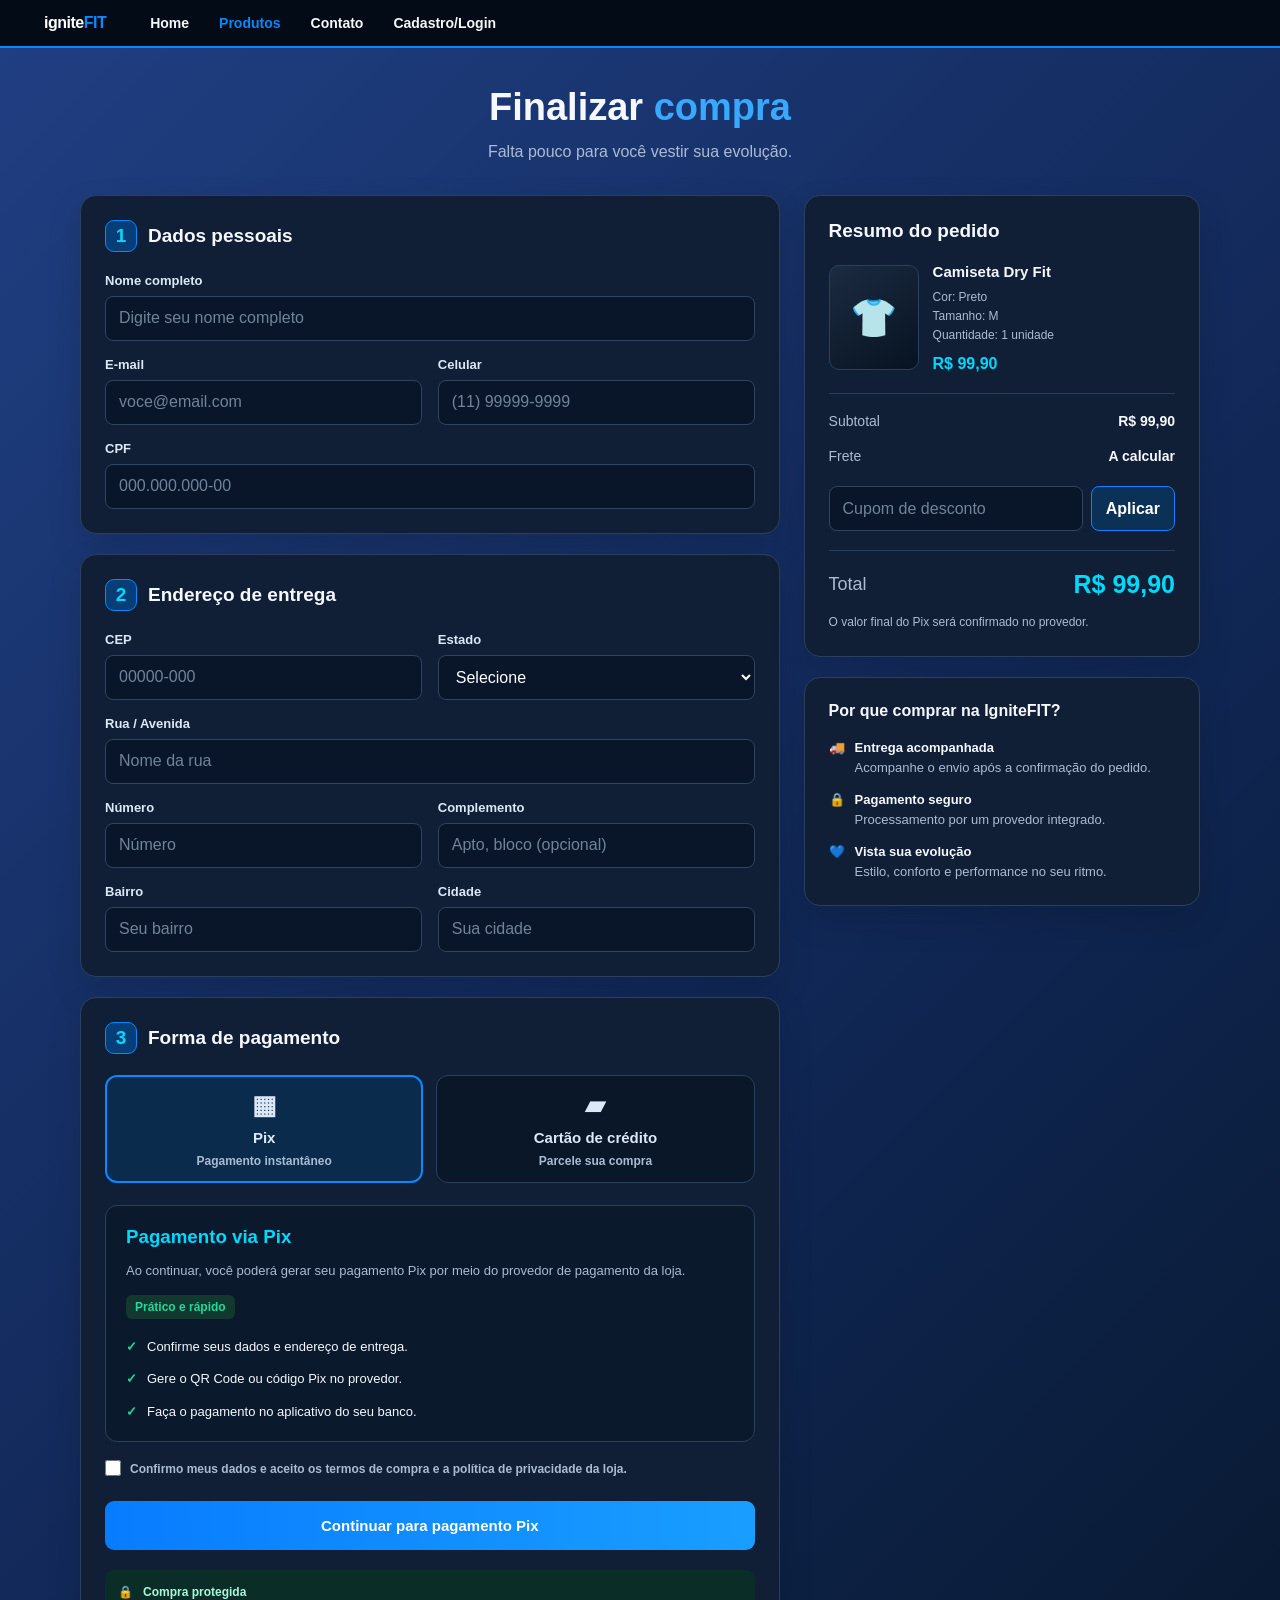
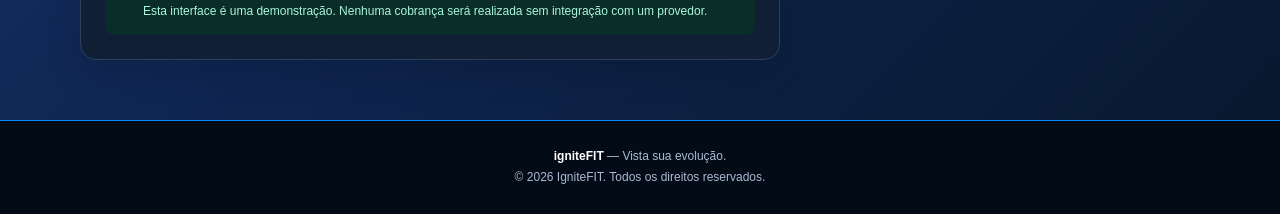
<file: comprar.html>
<!DOCTYPE html>
<html lang="pt-BR">
<head>
  <meta charset="UTF-8">
  <meta name="viewport" content="width=device-width, initial-scale=1.0">
  <title>Finalizar compra | IgniteFIT</title>

  <style>
    :root {
      --blue: #0789ff;
      --cyan: #00d9ff;
      --bg: #173875;
      --navy: #030b16;
      --card: #101f35;
      --input: #091629;
      --border: #29415f;
      --text: #f5f8ff;
      --muted: #aabbd2;
      --green: #22d99a;
    }

    * {
      margin: 0;
      padding: 0;
      box-sizing: border-box;
    }

    body {
      min-height: 100vh;
      font-family: Arial, Helvetica, sans-serif;
      color: var(--text);
      background: linear-gradient(135deg, #203f83, #102653 60%, #07182c);
    }

    button, input, select {
      font: inherit;
    }

    /* NAVBAR IGUAL AO DA IMAGEM DE REFERÊNCIA */
    .navbar {
      width: 100%;
      height: 48px;
      padding: 0 44px;
      background: #030b16;
      border-bottom: 2px solid #0789ff;
      display: flex;
      align-items: center;
      justify-content: flex-start;
      gap: 44px;
      position: relative;
      z-index: 100;
    }

    .logo {
      color: white;
      font-size: 16px;
      font-weight: 800;
      text-decoration: none;
      white-space: nowrap;
      letter-spacing: -.5px;
    }

    .logo span {
      color: var(--blue);
    }

    .nav-links {
      height: 100%;
      display: flex;
      align-items: center;
      gap: 30px;
    }

    .nav-links a {
      height: 100%;
      display: flex;
      align-items: center;
      color: #f5f7fb;
      text-decoration: none;
      font-size: 14px;
      font-weight: 700;
      transition: color .2s;
      white-space: nowrap;
    }

    .nav-links a:hover,
    .nav-links a.active {
      color: var(--blue);
    }

    /* CONTEÚDO */
    .container {
      width: min(1120px, 92%);
      margin: 38px auto 60px;
    }

    .heading {
      text-align: center;
      margin-bottom: 30px;
    }

    .heading h1 {
      font-size: clamp(28px, 4vw, 38px);
      margin-bottom: 10px;
    }

    .heading h1 span {
      color: #37a9ff;
    }

    .heading p {
      color: var(--muted);
      line-height: 1.6;
    }

    .checkout-grid {
      display: grid;
      grid-template-columns: minmax(0, 1.5fr) minmax(300px, .85fr);
      align-items: start;
      gap: 24px;
    }

    .panel {
      background: var(--card);
      border: 1px solid var(--border);
      border-radius: 16px;
      padding: 24px;
      box-shadow: 0 14px 35px #0002;
    }

    .panel + .panel {
      margin-top: 20px;
    }

    .section-title {
      display: flex;
      align-items: center;
      gap: 11px;
      font-size: 19px;
      margin-bottom: 21px;
    }

    .section-number {
      display: grid;
      place-items: center;
      width: 32px;
      height: 32px;
      flex-shrink: 0;
      background: #073e77;
      border: 1px solid var(--blue);
      border-radius: 9px;
      color: var(--cyan);
      font-weight: bold;
    }

    .form-grid {
      display: grid;
      grid-template-columns: 1fr 1fr;
      gap: 16px;
    }

    .field {
      min-width: 0;
      display: flex;
      flex-direction: column;
      gap: 8px;
    }

    .field.full {
      grid-column: 1 / -1;
    }

    label {
      color: #dce8f8;
      font-size: 13px;
      font-weight: 600;
    }

    input, select {
      width: 100%;
      height: 45px;
      padding: 0 13px;
      color: white;
      background: var(--input);
      border: 1px solid #30445f;
      border-radius: 8px;
      outline: none;
    }

    input::placeholder {
      color: #71839b;
    }

    input:focus, select:focus {
      border-color: var(--blue);
      box-shadow: 0 0 0 3px #0789ff20;
    }

    select option {
      background: var(--card);
    }

    /* PAGAMENTO */
    .payment-options {
      display: grid;
      grid-template-columns: 1fr 1fr;
      gap: 13px;
      margin-bottom: 22px;
    }

    .payment-option {
      position: relative;
      min-height: 100px;
      display: flex;
      flex-direction: column;
      align-items: center;
      justify-content: center;
      gap: 8px;
      padding: 13px;
      text-align: center;
      background: #0a1729;
      border: 1px solid var(--border);
      border-radius: 12px;
      cursor: pointer;
      transition: .2s;
    }

    .payment-option:hover {
      border-color: var(--blue);
    }

    .payment-option.active {
      border: 2px solid var(--blue);
      background: #0b2b4d;
    }

    .payment-option input {
      position: absolute;
      opacity: 0;
      width: 1px;
      height: 1px;
    }

    .payment-option:has(input:focus-visible) {
      outline: 2px solid white;
      outline-offset: 3px;
    }

    .payment-icon {
      font-size: 26px;
    }

    .payment-option strong {
      font-size: 15px;
    }

    .payment-option small {
      color: var(--muted);
      font-size: 12px;
    }

    .payment-content {
      display: none;
    }

    .payment-content.active {
      display: block;
    }

    .pix-info {
      padding: 20px;
      background: #0a192b;
      border: 1px solid var(--border);
      border-radius: 12px;
    }

    .pix-info h3 {
      color: var(--cyan);
      margin-bottom: 12px;
    }

    .pix-info p {
      color: var(--muted);
      font-size: 13px;
      line-height: 1.7;
    }

    .pix-steps {
      list-style: none;
      margin-top: 18px;
      display: grid;
      gap: 13px;
    }

    .pix-steps li {
      display: flex;
      align-items: flex-start;
      gap: 10px;
      font-size: 13px;
      line-height: 1.5;
    }

    .check {
      color: var(--green);
      font-weight: bold;
    }

    .discount {
      display: inline-block;
      margin-top: 13px;
      padding: 5px 9px;
      color: var(--green);
      background: #12382f;
      border-radius: 6px;
      font-size: 12px;
      font-weight: bold;
    }

    /* CARTÃO */
    .card-preview {
      min-height: 170px;
      padding: 20px;
      margin-bottom: 22px;
      border-radius: 14px;
      border: 1px solid #2769a4;
      background:
        radial-gradient(circle at 90% 10%, #087fff66, transparent 45%),
        linear-gradient(130deg, #071321, #123c72);
      display: flex;
      flex-direction: column;
      justify-content: space-between;
    }

    .chip {
      font-size: 23px;
    }

    .card-number-preview {
      letter-spacing: 2px;
      font-size: 17px;
      overflow-wrap: anywhere;
    }

    .card-bottom {
      display: flex;
      justify-content: space-between;
      gap: 10px;
      color: #d7e7fa;
      font-size: 11px;
      text-transform: uppercase;
    }

    .card-bottom span {
      display: block;
      margin-top: 5px;
      color: white;
      font-size: 13px;
    }

    .card-fields {
      display: grid;
      grid-template-columns: 1fr 1fr;
      gap: 16px;
    }

    .card-fields .full {
      grid-column: 1 / -1;
    }

    .helper {
      color: var(--muted);
      font-size: 12px;
      line-height: 1.6;
      margin-top: 14px;
    }

    /* RESUMO DO PEDIDO */
    .summary {
      position: sticky;
      top: 20px;
    }

    .product {
      display: flex;
      align-items: center;
      gap: 14px;
      padding-bottom: 20px;
      border-bottom: 1px solid var(--border);
    }

    .product-image {
      width: 90px;
      height: 105px;
      flex-shrink: 0;
      display: grid;
      place-items: center;
      border-radius: 10px;
      border: 1px solid var(--border);
      background: linear-gradient(145deg, #1b2b41, #071321);
      font-size: 38px;
    }

    .product-info {
      min-width: 0;
      flex: 1;
    }

    .product-info h3 {
      font-size: 15px;
      margin-bottom: 8px;
    }

    .product-info p {
      color: var(--muted);
      font-size: 12px;
      line-height: 1.6;
    }

    .product-price {
      color: var(--cyan);
      font-weight: bold;
      margin-top: 10px;
    }

    .summary-row {
      display: flex;
      align-items: center;
      justify-content: space-between;
      gap: 12px;
      margin-top: 19px;
      font-size: 14px;
    }

    .summary-row > span {
      color: var(--muted);
    }

    .summary-row strong {
      text-align: right;
    }

    .summary-row.total {
      padding-top: 19px;
      border-top: 1px solid var(--border);
      font-size: 18px;
    }

    .summary-row.total strong {
      color: var(--cyan);
      font-size: 25px;
    }

    .discount-row strong {
      color: var(--green);
    }

    .coupon {
      display: flex;
      gap: 8px;
      margin-top: 22px;
    }

    .coupon input {
      min-width: 0;
    }

    .btn-secondary {
      padding: 0 14px;
      color: white;
      background: #0c3157;
      border: 1px solid #167fff;
      border-radius: 8px;
      font-weight: bold;
      cursor: pointer;
    }

    .btn-secondary:hover {
      background: #164575;
    }

    .main-button {
      width: 100%;
      min-height: 49px;
      margin-top: 23px;
      border: none;
      border-radius: 9px;
      color: white;
      background: linear-gradient(90deg, #087cff, #199eff);
      font-size: 15px;
      font-weight: bold;
      cursor: pointer;
      transition: .2s;
    }

    .main-button:hover {
      filter: brightness(1.1);
      transform: translateY(-1px);
    }

    .terms {
      display: flex;
      align-items: flex-start;
      gap: 9px;
      margin-top: 18px;
      color: var(--muted);
      font-size: 12px;
      line-height: 1.5;
    }

    .terms input {
      width: 16px;
      height: 16px;
      flex-shrink: 0;
      accent-color: var(--blue);
    }

    .security-note {
      display: flex;
      gap: 10px;
      margin-top: 20px;
      padding: 13px;
      border-radius: 9px;
      background: #0b2d28;
      color: #a8f7da;
      font-size: 12px;
      line-height: 1.6;
    }

    .notice {
      display: none;
      margin-top: 16px;
      padding: 13px;
      border-radius: 9px;
      font-size: 13px;
      line-height: 1.6;
    }

    .notice.show {
      display: block;
    }

    .notice.error {
      color: #ffc4c4;
      background: #401d29;
      border: 1px solid #81394a;
    }

    .notice.success {
      color: #b3f8dc;
      background: #10382e;
      border: 1px solid #21775d;
    }

    .footer {
      padding: 25px;
      text-align: center;
      background: var(--navy);
      border-top: 1px solid var(--blue);
      color: var(--muted);
      font-size: 12px;
      line-height: 1.8;
    }

    .footer strong {
      color: white;
    }

    @media (max-width: 850px) {
      .checkout-grid {
        grid-template-columns: 1fr;
      }

      .summary {
        position: static;
      }
    }

    @media (max-width: 600px) {
      .navbar {
        height: auto;
        min-height: 48px;
        padding: 12px 16px;
        flex-wrap: wrap;
        gap: 12px 24px;
      }

      .nav-links {
        width: 100%;
        height: auto;
        flex-wrap: wrap;
        justify-content: space-between;
        gap: 0;
      }

      .nav-links a {
        min-height: 30px;
        font-size: 12px;
      }

      .container {
        margin-top: 25px;
      }

      .panel {
        padding: 18px;
      }

      .form-grid,
      .card-fields {
        grid-template-columns: 1fr;
      }

      .field.full,
      .card-fields .full {
        grid-column: auto;
      }

      .payment-options {
        gap: 8px;
      }

      .payment-option {
        padding: 12px 6px;
      }
    }
  </style>
</head>

<body>

  <!-- NAVBAR ORIGINAL DA INTERFACE -->
  <header class="navbar">
    <a href="index.html" class="logo">
      ignite<span>FIT</span>
    </a>

    <nav class="nav-links" aria-label="Navegação principal">
      <a href="index.html">Home</a>
      <a href="produtos.html" class="active">Produtos</a>
      <a href="contato.html">Contato</a>
      <a href="login.html">Cadastro/Login</a>
    </nav>
  </header>

  <main class="container">

    <div class="heading">
      <h1>Finalizar <span>compra</span></h1>
      <p>Falta pouco para você vestir sua evolução.</p>
    </div>

    <form id="checkoutForm" novalidate>
      <div class="checkout-grid">

        <div class="checkout-main">

          <!-- 1. DADOS PESSOAIS -->
          <section class="panel">
            <h2 class="section-title">
              <span class="section-number">1</span>
              Dados pessoais
            </h2>

            <div class="form-grid">
              <div class="field full">
                <label for="name">Nome completo</label>
                <input id="name" name="name" autocomplete="name"
                  placeholder="Digite seu nome completo" required>
              </div>

              <div class="field">
                <label for="email">E-mail</label>
                <input id="email" name="email" type="email"
                  autocomplete="email" placeholder="voce@email.com" required>
              </div>

              <div class="field">
                <label for="phone">Celular</label>
                <input id="phone" name="phone" type="tel"
                  autocomplete="tel" placeholder="(11) 99999-9999"
                  maxlength="15" required>
              </div>

              <div class="field full">
                <label for="cpf">CPF</label>
                <input id="cpf" name="cpf" inputmode="numeric"
                  autocomplete="off" placeholder="000.000.000-00"
                  maxlength="14" required>
              </div>
            </div>
          </section>

          <!-- 2. ENDEREÇO -->
          <section class="panel">
            <h2 class="section-title">
              <span class="section-number">2</span>
              Endereço de entrega
            </h2>

            <div class="form-grid">
              <div class="field">
                <label for="cep">CEP</label>
                <input id="cep" name="cep" inputmode="numeric"
                  autocomplete="postal-code" maxlength="9"
                  placeholder="00000-000" required>
              </div>

              <div class="field">
                <label for="state">Estado</label>
                <select id="state" name="state"
                  autocomplete="address-level1" required>
                  <option value="">Selecione</option>
                  <option value="AC">Acre</option>
                  <option value="AL">Alagoas</option>
                  <option value="AP">Amapá</option>
                  <option value="AM">Amazonas</option>
                  <option value="BA">Bahia</option>
                  <option value="CE">Ceará</option>
                  <option value="DF">Distrito Federal</option>
                  <option value="ES">Espírito Santo</option>
                  <option value="GO">Goiás</option>
                  <option value="MA">Maranhão</option>
                  <option value="MT">Mato Grosso</option>
                  <option value="MS">Mato Grosso do Sul</option>
                  <option value="MG">Minas Gerais</option>
                  <option value="PA">Pará</option>
                  <option value="PB">Paraíba</option>
                  <option value="PR">Paraná</option>
                  <option value="PE">Pernambuco</option>
                  <option value="PI">Piauí</option>
                  <option value="RJ">Rio de Janeiro</option>
                  <option value="RN">Rio Grande do Norte</option>
                  <option value="RS">Rio Grande do Sul</option>
                  <option value="RO">Rondônia</option>
                  <option value="RR">Roraima</option>
                  <option value="SC">Santa Catarina</option>
                  <option value="SP">São Paulo</option>
                  <option value="SE">Sergipe</option>
                  <option value="TO">Tocantins</option>
                </select>
              </div>

              <div class="field full">
                <label for="street">Rua / Avenida</label>
                <input id="street" name="street"
                  autocomplete="address-line1"
                  placeholder="Nome da rua" required>
              </div>

              <div class="field">
                <label for="number">Número</label>
                <input id="number" name="number"
                  placeholder="Número" required>
              </div>

              <div class="field">
                <label for="complement">Complemento</label>
                <input id="complement" name="complement"
                  placeholder="Apto, bloco (opcional)">
              </div>

              <div class="field">
                <label for="district">Bairro</label>
                <input id="district" name="district"
                  placeholder="Seu bairro" required>
              </div>

              <div class="field">
                <label for="city">Cidade</label>
                <input id="city" name="city"
                  autocomplete="address-level2"
                  placeholder="Sua cidade" required>
              </div>
            </div>
          </section>

          <!-- 3. PAGAMENTO -->
          <section class="panel">
            <h2 class="section-title">
              <span class="section-number">3</span>
              Forma de pagamento
            </h2>

            <div class="payment-options">

              <label class="payment-option active" id="pixOption">
                <input type="radio" name="payment" value="pix" checked>
                <span class="payment-icon" aria-hidden="true">▦</span>
                <strong>Pix</strong>
                <small>Pagamento instantâneo</small>
              </label>

              <label class="payment-option" id="cardOption">
                <input type="radio" name="payment" value="card">
                <span class="payment-icon" aria-hidden="true">▰</span>
                <strong>Cartão de crédito</strong>
                <small>Parcele sua compra</small>
              </label>

            </div>

            <!-- OPÇÃO PIX -->
            <div class="payment-content active" id="pixContent">
              <div class="pix-info">
                <h3>Pagamento via Pix</h3>
                <p>
                  Ao continuar, você poderá gerar seu pagamento Pix
                  por meio do provedor de pagamento da loja.
                </p>

                <span class="discount">Prático e rápido</span>

                <ul class="pix-steps">
                  <li>
                    <span class="check">✓</span>
                    <span>Confirme seus dados e endereço de entrega.</span>
                  </li>
                  <li>
                    <span class="check">✓</span>
                    <span>Gere o QR Code ou código Pix no provedor.</span>
                  </li>
                  <li>
                    <span class="check">✓</span>
                    <span>Faça o pagamento no aplicativo do seu banco.</span>
                  </li>
                </ul>
              </div>
            </div>

            <!-- OPÇÃO CARTÃO -->
            <div class="payment-content" id="cardContent">

              <div class="card-preview">
                <div class="chip">
                  ▦ <span style="float:right">igniteFIT</span>
                </div>

                <div class="card-number-preview" id="previewNumber">
                  •••• •••• •••• ••••
                </div>

                <div class="card-bottom">
                  <div>
                    Nome no cartão
                    <span id="previewName">SEU NOME</span>
                  </div>
                  <div>
                    Validade
                    <span id="previewExpiry">MM/AA</span>
                  </div>
                </div>
              </div>

              <div class="card-fields">
                <div class="field full">
                  <label for="holder">Nome impresso no cartão</label>
                  <input id="holder" autocomplete="cc-name"
                    placeholder="NOME COMO ESTÁ NO CARTÃO">
                </div>

                <div class="field full">
                  <label for="cardNumber">Número do cartão</label>
                  <input id="cardNumber" inputmode="numeric"
                    autocomplete="cc-number" maxlength="23"
                    placeholder="0000 0000 0000 0000">
                </div>

                <div class="field">
                  <label for="expiry">Validade</label>
                  <input id="expiry" autocomplete="cc-exp"
                    inputmode="numeric" maxlength="5" placeholder="MM/AA">
                </div>

                <div class="field">
                  <label for="cvv">CVV</label>
                  <input id="cvv" autocomplete="cc-csc"
                    inputmode="numeric" maxlength="4" placeholder="123">
                </div>

                <div class="field full">
                  <label for="installments">Parcelamento</label>
                  <select id="installments">
                    <option value="1">1x sem juros</option>
                    <option value="2">2x sem juros</option>
                    <option value="3">3x sem juros</option>
                    <option value="4">4x sem juros</option>
                    <option value="5">5x sem juros</option>
                    <option value="6">6x sem juros</option>
                  </select>
                </div>
              </div>

              <p class="helper">
                Demonstração visual. Para processar pagamentos reais,
                utilize os campos seguros e a tokenização do gateway.
              </p>
            </div>

            <div id="notice" class="notice" role="status"
              aria-live="polite"></div>

            <label class="terms">
              <input type="checkbox" id="terms" required>
              <span>
                Confirmo meus dados e aceito os termos de compra
                e a política de privacidade da loja.
              </span>
            </label>

            <button type="submit" class="main-button" id="submitButton">
              Continuar para pagamento Pix
            </button>

            <div class="security-note">
              <span>🔒</span>
              <span>
                <strong>Compra protegida</strong><br>
                Esta interface é uma demonstração. Nenhuma cobrança
                será realizada sem integração com um provedor.
              </span>
            </div>
          </section>

        </div>

        <!-- RESUMO DO PEDIDO -->
        <aside class="summary">

          <section class="panel">
            <h2 class="section-title">Resumo do pedido</h2>

            <div class="product">
              <div class="product-image" aria-hidden="true">👕</div>

              <div class="product-info">
                <h3 id="productName">Camiseta Dry Fit</h3>
                <p>Cor: Preto</p>
                <p>Tamanho: M</p>
                <p>Quantidade: 1 unidade</p>
                <div class="product-price" id="productPrice">
                  R$ 99,90
                </div>
              </div>
            </div>

            <div class="summary-row">
              <span>Subtotal</span>
              <strong id="subtotal">R$ 99,90</strong>
            </div>

            <div class="summary-row">
              <span>Frete</span>
              <strong id="shipping">A calcular</strong>
            </div>

            <div class="summary-row discount-row" id="discountRow"
              style="display:none">
              <span>Desconto</span>
              <strong id="discount">− R$ 0,00</strong>
            </div>

            <div class="coupon">
              <input type="text" id="coupon"
                placeholder="Cupom de desconto"
                aria-label="Cupom de desconto">
              <button class="btn-secondary" type="button"
                id="applyCoupon">Aplicar</button>
            </div>

            <p id="couponMessage" class="helper"
              aria-live="polite"></p>

            <div class="summary-row total">
              <span>Total</span>
              <strong id="total">R$ 99,90</strong>
            </div>

            <p id="installmentSummary" class="helper">
              Selecione a forma de pagamento.
            </p>
          </section>

          <section class="panel">
            <h3 style="font-size:16px;margin-bottom:14px">
              Por que comprar na IgniteFIT?
            </h3>

            <ul class="pix-steps">
              <li>
                <span>🚚</span>
                <span>
                  <strong>Entrega acompanhada</strong><br>
                  <span style="color:var(--muted)">
                    Acompanhe o envio após a confirmação do pedido.
                  </span>
                </span>
              </li>

              <li>
                <span>🔒</span>
                <span>
                  <strong>Pagamento seguro</strong><br>
                  <span style="color:var(--muted)">
                    Processamento por um provedor integrado.
                  </span>
                </span>
              </li>

              <li>
                <span>💙</span>
                <span>
                  <strong>Vista sua evolução</strong><br>
                  <span style="color:var(--muted)">
                    Estilo, conforto e performance no seu ritmo.
                  </span>
                </span>
              </li>
            </ul>
          </section>

        </aside>
      </div>
    </form>
  </main>

  <footer class="footer">
    <strong>igniteFIT</strong> — Vista sua evolução.<br>
    © 2026 IgniteFIT. Todos os direitos reservados.
  </footer>

  <script>
    /*
      CONFIGURAÇÃO DO PRODUTO DE DEMONSTRAÇÃO.
      Em produção, carregue o produto pelo backend e valide o preço
      no servidor. Não confie em valores enviados pelo navegador.
    */
    const PRODUCT = {
      name: "Camiseta Dry Fit",
      price: 99.90,
      quantity: 1
    };

    // null significa que o frete ainda não foi calculado.
    const SHIPPING = null;

    // Não há desconto Pix configurado nesta demonstração.
    const PIX_DISCOUNT_RATE = 0;

    // Exemplo de cupom; valide os cupons no servidor em produção.
    const COUPONS = {
      "BEMVINDO10": 0.10
    };

    const $ = id => document.getElementById(id);
    const form = $("checkoutForm");
    const notice = $("notice");

    let selectedPayment = "pix";
    let couponRate = 0;

    const money = value =>
      value.toLocaleString("pt-BR", {
        style: "currency",
        currency: "BRL"
      });

    function getTotals() {
      const subtotal = PRODUCT.price * PRODUCT.quantity;
      const shipping = SHIPPING === null ? 0 : SHIPPING;
      const couponDiscount = subtotal * couponRate;
      const pixDiscount = selectedPayment === "pix"
        ? subtotal * PIX_DISCOUNT_RATE
        : 0;

      return {
        subtotal,
        shipping,
        couponDiscount,
        pixDiscount,
        total: Math.max(
          0,
          subtotal + shipping - couponDiscount - pixDiscount
        )
      };
    }

    function renderSummary() {
      const t = getTotals();

      $("productName").textContent = PRODUCT.name;
      $("productPrice").textContent = money(PRODUCT.price * PRODUCT.quantity);
      $("subtotal").textContent = money(t.subtotal);
      $("shipping").textContent =
        SHIPPING === null ? "A calcular" : money(t.shipping);

      $("discountRow").style.display =
        t.couponDiscount + t.pixDiscount > 0 ? "flex" : "none";

      $("discount").textContent =
        "− " + money(t.couponDiscount + t.pixDiscount);

      $("total").textContent = money(t.total);

      const installments = Number($("installments").value || 1);

      $("installmentSummary").textContent =
        selectedPayment === "card"
          ? `${installments}x de ${money(t.total / installments)} (simulação).`
          : "O valor final do Pix será confirmado no provedor.";

      $("submitButton").textContent =
        selectedPayment === "pix"
          ? "Continuar para pagamento Pix"
          : "Continuar para pagamento com cartão";
    }

    function hideNotice() {
      notice.className = "notice";
      notice.textContent = "";
    }

    function showNotice(message, type = "error") {
      notice.textContent = message;
      notice.className = "notice show " + type;
      notice.scrollIntoView({
        behavior: "smooth",
        block: "nearest"
      });
    }

    function setPayment(method) {
      selectedPayment = method;

      $("pixOption").classList.toggle("active", method === "pix");
      $("cardOption").classList.toggle("active", method === "card");

      $("pixContent").classList.toggle("active", method === "pix");
      $("cardContent").classList.toggle("active", method === "card");

      ["holder", "cardNumber", "expiry", "cvv"].forEach(id => {
        $(id).required = method === "card";
      });

      hideNotice();
      renderSummary();
    }

    document.querySelectorAll('input[name="payment"]').forEach(input => {
      input.addEventListener("change", () => setPayment(input.value));
    });

    $("installments").addEventListener("change", renderSummary);

    function digits(value) {
      return value.replace(/\D/g, "");
    }

    function maskInput(id, formatter) {
      $(id).addEventListener("input", event => {
        event.target.value = formatter(event.target.value);
      });
    }

    maskInput("phone", value => {
      const v = digits(value).slice(0, 11);

      if (v.length > 10) {
        return v.replace(
          /^(\d{2})(\d{5})(\d{0,4}).*/,
          "($1) $2-$3"
        );
      }

      if (v.length > 6) {
        return v.replace(
          /^(\d{2})(\d{4})(\d{0,4}).*/,
          "($1) $2-$3"
        );
      }

      if (v.length > 2) {
        return v.replace(/^(\d{2})(\d*)/, "($1) $2");
      }

      return v;
    });

    maskInput("cpf", value => {
      let v = digits(value).slice(0, 11);
      v = v.replace(/(\d{3})(\d)/, "$1.$2");
      v = v.replace(/(\d{3})(\d)/, "$1.$2");
      v = v.replace(/(\d{3})(\d{1,2})$/, "$1-$2");
      return v;
    });

    maskInput("cep", value => {
      return digits(value)
        .slice(0, 8)
        .replace(/^(\d{5})(\d)/, "$1-$2");
    });

    maskInput("cardNumber", value => {
      return digits(value)
        .slice(0, 19)
        .replace(/(\d{4})(?=\d)/g, "$1 ");
    });

    maskInput("expiry", value => {
      let v = digits(value).slice(0, 4);
      if (v.length > 2) {
        v = v.slice(0, 2) + "/" + v.slice(2);
      }
      return v;
    });

    maskInput("cvv", value => digits(value).slice(0, 4));

    $("holder").addEventListener("input", event => {
      $("previewName").textContent =
        event.target.value.trim().toUpperCase() || "SEU NOME";
    });

    $("cardNumber").addEventListener("input", event => {
      // Apenas prévia visual. Não use esse campo para cobrar em produção.
      $("previewNumber").textContent =
        event.target.value || "•••• •••• •••• ••••";
    });

    $("expiry").addEventListener("input", event => {
      $("previewExpiry").textContent = event.target.value || "MM/AA";
    });

    $("applyCoupon").addEventListener("click", () => {
      const code = $("coupon").value.trim().toUpperCase();
      const message = $("couponMessage");

      if (!code) {
        message.style.color = "#ffc4c4";
        message.textContent = "Digite um cupom.";
        return;
      }

      if (COUPONS[code] !== undefined) {
        couponRate = COUPONS[code];
        message.style.color = "#22d99a";
        message.textContent = "Cupom aplicado na simulação.";
      } else {
        couponRate = 0;
        message.style.color = "#ffc4c4";
        message.textContent = "Cupom inválido ou indisponível.";
      }

      renderSummary();
    });

    function isValidCPF(value) {
      const cpf = digits(value);

      if (cpf.length !== 11 || /^(\d)\1{10}$/.test(cpf)) {
        return false;
      }

      for (let t = 9; t < 11; t++) {
        let sum = 0;

        for (let i = 0; i < t; i++) {
          sum += Number(cpf[i]) * (t + 1 - i);
        }

        let digit = (sum * 10) % 11;
        if (digit === 10) digit = 0;

        if (digit !== Number(cpf[t])) return false;
      }

      return true;
    }

    function luhnCheck(value) {
      const number = digits(value);

      if (number.length < 13 || number.length > 19) {
        return false;
      }

      let sum = 0;
      let doubleDigit = false;

      for (let i = number.length - 1; i >= 0; i--) {
        let n = Number(number[i]);

        if (doubleDigit) {
          n *= 2;
          if (n > 9) n -= 9;
        }

        sum += n;
        doubleDigit = !doubleDigit;
      }

      return sum % 10 === 0;
    }

    function validExpiry(value) {
      const match = value.match(/^(\d{2})\/(\d{2})$/);
      if (!match) return false;

      const month = Number(match[1]);
      const year = 2000 + Number(match[2]);

      if (month < 1 || month > 12) return false;

      const now = new Date();
      const expiryDate = new Date(year, month, 1);
      const currentMonth = new Date(
        now.getFullYear(),
        now.getMonth(),
        1
      );

      return expiryDate > currentMonth;
    }

    function validateCheckout() {
      if (!form.reportValidity()) return false;

      if (!isValidCPF($("cpf").value)) {
        showNotice("Confira o CPF informado.");
        $("cpf").focus();
        return false;
      }

      if (digits($("phone").value).length < 10) {
        showNotice("Informe um número de celular válido.");
        $("phone").focus();
        return false;
      }

      if (digits($("cep").value).length !== 8) {
        showNotice("Informe um CEP válido.");
        $("cep").focus();
        return false;
      }

      if (selectedPayment === "card") {
        if (!luhnCheck($("cardNumber").value)) {
          showNotice("Confira o número do cartão.");
          $("cardNumber").focus();
          return false;
        }

        if (!validExpiry($("expiry").value)) {
          showNotice("Confira a validade do cartão.");
          $("expiry").focus();
          return false;
        }

        const cvv = digits($("cvv").value);

        if (cvv.length < 3 || cvv.length > 4) {
          showNotice("Confira o código de segurança do cartão.");
          $("cvv").focus();
          return false;
        }
      }

      return true;
    }

    form.addEventListener("submit", event => {
      event.preventDefault();
      hideNotice();

      if (!validateCheckout()) return;

      /*
        DEMONSTRAÇÃO:
        Nenhum pagamento é processado.
        Conecte esta etapa ao backend e ao gateway de pagamentos.
        Em produção, os dados do cartão devem ser capturados pelos
        componentes seguros do provedor, não por estes inputs.
      */

      if (selectedPayment === "pix") {
        showNotice(
          "Validação concluída na demonstração. Nenhum Pix foi gerado. " +
          "Integre um gateway para criar a cobrança e exibir o QR Code.",
          "success"
        );
      } else {
        showNotice(
          "Validação concluída na demonstração. Nenhuma cobrança foi feita. " +
          "Integre um gateway com campos seguros de cartão.",
          "success"
        );
      }
    });

    renderSummary();
  </script>

</body>
</html>
</file>
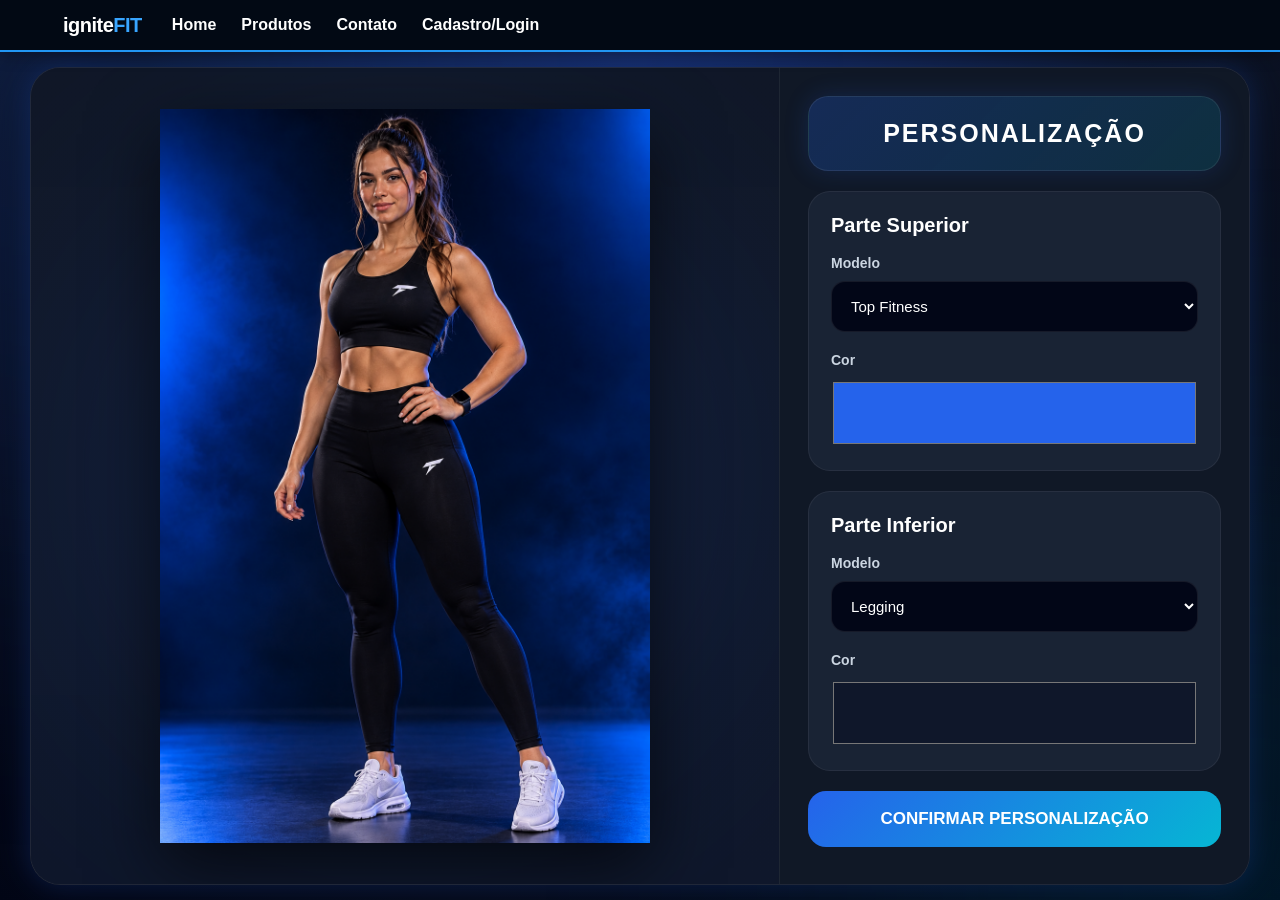
<file: feminino.html>
<!DOCTYPE html>
<html lang="pt-BR">

<head>
  <meta charset="UTF-8">
  <meta name="viewport" content="width=device-width, initial-scale=1.0">
  <title>IGNITE FIT - Personalização</title>

  <style>
    * {
      margin: 0;
      padding: 0;
      box-sizing: border-box;
      font-family: Arial, Helvetica, sans-serif;
    }

    body {
      width: 100%;
      min-height: 100vh;
      background: radial-gradient(circle at top, #1e3a8a 0%, #0f172a 45%, #020617 100%);
      color: white;
      padding-top: 52px;
      overflow: hidden;
    }

    body::before {
      content: "";
      position: fixed;
      width: 700px;
      height: 700px;
      background: #2563eb;
      filter: blur(180px);
      opacity: 0.18;
      top: -250px;
      left: -250px;
      pointer-events: none;
    }

    body::after {
      content: "";
      position: fixed;
      width: 600px;
      height: 600px;
      background: #06b6d4;
      filter: blur(180px);
      opacity: 0.15;
      bottom: -250px;
      right: -250px;
      pointer-events: none;
    }

    /* NAVBAR */
    .navbar {
      width: 100%;
      height: 52px;
      position: fixed;
      top: 0;
      left: 0;
      z-index: 1000;
      display: flex;
      align-items: center;
      padding: 0 63px;
      background: #020914;
      border-bottom: 2px solid #2196f3;
      box-shadow: 0 2px 15px rgba(0,0,0,0.35);
    }

    .logo {
      font-size: 20px;
      font-weight: bold;
      color: white;
      text-decoration: none;
      margin-right: 30px;
      letter-spacing: -0.5px;
    }

    .logo span {
      color: #38a5ff;
    }

    .menu {
      display: flex;
      align-items: center;
      gap: 25px;
      height: 100%;
    }

    .menu a {
      color: white;
      text-decoration: none;
      font-size: 16px;
      font-weight: bold;
      transition: 0.3s;
      position: relative;
      white-space: nowrap;
    }

    .menu a:hover {
      color: #2196f3;
    }

    .menu a::after {
      content: "";
      position: absolute;
      left: 0;
      bottom: -7px;
      width: 0;
      height: 2px;
      background: #2196f3;
      transition: 0.3s;
    }

    .menu a:hover::after {
      width: 100%;
    }

    /* CONTAINER PRINCIPAL */
    .container {
      width: 1350px;
      max-width: calc(100% - 60px);
      height: calc(100vh - 82px);
      min-height: 650px;
      margin: 15px auto;
      background: rgba(15,23,42,0.88);
      border: 1px solid rgba(255,255,255,0.08);
      backdrop-filter: blur(18px);
      border-radius: 30px;
      overflow: hidden;
      display: flex;
      position: relative;
      z-index: 10;
      box-shadow: 0 0 30px rgba(37,99,235,0.25),
                  0 0 90px rgba(0,0,0,0.6);
    }

    /* PERSONAGEM */
    .personagem {
      flex: 1;
      display: flex;
      justify-content: center;
      align-items: center;
      position: relative;
      background: linear-gradient(180deg, #111827 0%, #0f172a 100%);
      overflow: hidden;
    }

    .personagem::before {
      content: "";
      position: absolute;
      width: 500px;
      height: 500px;
      background: #2563eb;
      border-radius: 50%;
      filter: blur(140px);
      opacity: 0.22;
    }

    /* MODELO */
    .modelo {
      position: relative;
      width: 90%;
      height: 90%;
      display: flex;
      justify-content: center;
      align-items: center;
      z-index: 2;
    }

    .modelo img {
      width: 100%;
      height: 100%;
      object-fit: contain;
      border-radius: 20px;
      filter: drop-shadow(0 25px 35px rgba(0,0,0,0.65));
      transition: 0.4s;
    }

    .modelo img:hover {
      transform: scale(1.02);
    }

    /* PAINEL */
    .painel {
      width: 470px;
      background: rgba(17,24,39,0.97);
      border-left: 1px solid rgba(255,255,255,0.06);
      padding: 28px;
      overflow-y: auto;
      display: flex;
      flex-direction: column;
      gap: 20px;
    }

    .painel::-webkit-scrollbar {
      width: 8px;
    }

    .painel::-webkit-scrollbar-track {
      background: #020617;
    }

    .painel::-webkit-scrollbar-thumb {
      background: #334155;
      border-radius: 10px;
    }

    .painel::-webkit-scrollbar-thumb:hover {
      background: #2563eb;
    }

    /* TITULO */
    .titulo-painel {
      width: 100%;
      padding: 22px;
      border-radius: 20px;
      text-align: center;
      font-size: 25px;
      font-weight: bold;
      letter-spacing: 2px;
      color: white;
      background: linear-gradient(135deg, rgba(37,99,235,0.25), rgba(6,182,212,0.15));
      border: 1px solid rgba(255,255,255,0.08);
      box-shadow: 0 0 25px rgba(37,99,235,0.18);
    }

    /* CARD */
    .card {
      background: rgba(30,41,59,0.7);
      border: 1px solid rgba(255,255,255,0.06);
      border-radius: 22px;
      padding: 22px;
    }

    .card h2 {
      color: white;
      margin-bottom: 18px;
      font-size: 20px;
    }

    /* CAMPOS */
    .campo {
      margin-bottom: 20px;
    }

    .campo:last-child {
      margin-bottom: 0;
    }

    .campo label {
      display: block;
      margin-bottom: 10px;
      color: #cbd5e1;
      font-size: 14px;
      font-weight: bold;
    }

    select {
      width: 100%;
      padding: 15px;
      border: none;
      outline: none;
      border-radius: 14px;
      background: #020617;
      color: white;
      font-size: 15px;
      border: 1px solid rgba(255,255,255,0.08);
      cursor: pointer;
    }

    select:focus {
      border-color: #2563eb;
      box-shadow: 0 0 15px rgba(37,99,235,0.25);
    }

    /* COLOR PICKER */
    input[type="color"] {
      width: 100%;
      height: 70px;
      border: none;
      background: none;
      cursor: pointer;
    }

    /* BOTÃO */
    .botao {
      width: 100%;
      padding: 18px;
      border: none;
      border-radius: 18px;
      background: linear-gradient(135deg, #2563eb, #06b6d4);
      color: white;
      font-size: 17px;
      font-weight: bold;
      cursor: pointer;
      transition: 0.3s;
    }

    .botao:hover {
      transform: scale(1.03);
      box-shadow: 0 0 30px rgba(6,182,212,0.45);
    }

    .botao:active {
      transform: scale(0.98);
    }

    /* RESPONSIVO */
    @media(max-width:1100px) {
      body {
        overflow: auto;
      }

      .navbar {
        padding: 0 25px;
      }

      .container {
        flex-direction: column;
        height: auto;
        max-width: calc(100% - 30px);
        margin: 15px auto;
      }

      .painel {
        width: 100%;
      }

      .personagem {
        min-height: 600px;
      }
    }

    @media(max-width:650px) {
      .navbar {
        height: auto;
        min-height: 60px;
        padding: 12px 20px;
        flex-wrap: wrap;
        gap: 10px;
      }

      body {
        padding-top: 70px;
      }

      .logo {
        margin-right: 10px;
      }

      .menu {
        gap: 15px;
        flex-wrap: wrap;
      }

      .menu a {
        font-size: 14px;
      }

      .container {
        max-width: calc(100% - 20px);
        border-radius: 20px;
      }

      .personagem {
        min-height: 450px;
      }

      .painel {
        padding: 18px;
      }
    }
  </style>
</head>

<body>

  <!-- NAVBAR -->
  <nav class="navbar">
    <a href="index.html" class="logo">
      ignite<span>FIT</span>
    </a>

    <div class="menu">
      <a href="index.html">Home</a>
      <a href="produtos.html">Produtos</a>
      <a href="contato.html">Contato</a>
      <a href="cadastro.html">Cadastro/Login</a>
    </div>
  </nav>

  <!-- CONTAINER PRINCIPAL -->
  <div class="container">

    <!-- PERSONAGEM -->
    <div class="personagem">
      <div class="modelo">
        <img
          id="modeloImagem"
          src="img/femiinino.png"
          alt="Modelo Fitness"
        >
      </div>
    </div>

    <!-- PAINEL -->
    <div class="painel">

      <div class="titulo-painel">
        PERSONALIZAÇÃO
      </div>

      <!-- PARTE SUPERIOR -->
      <div class="card">
        <h2>Parte Superior</h2>

        <div class="campo">
          <label>Modelo</label>

          <select id="modeloTopo">
            <option value="img/top-modelo.png">Top Fitness</option>
            <option value="img/camiseta-modelo.png">Camiseta Dry Fit</option>
            <option value="img/jaqueta-modelo.png">Jaqueta Esportiva</option>
            <option value="img/regata-modelo.png">Regata Fitness</option>
            <option value="img/cropped-modelo.png">Cropped Esportivo</option>
            <option value="img/blusa-modelo.png">Blusa Fitness</option>
            <option value="img/moletom-modelo.png">Moletom Esportivo</option>
          </select>
        </div>

        <div class="campo">
          <label>Cor</label>
          <input type="color" id="corTopo" value="#2563eb">
        </div>
      </div>

      <!-- PARTE INFERIOR -->
      <div class="card">
        <h2>Parte Inferior</h2>

        <div class="campo">
          <label>Modelo</label>

          <select id="modeloInferior">
            <option value="img/legging-modelo.png">Legging</option>
            <option value="img/short-modelo.png">Short Fitness</option>
            <option value="img/jogger-modelo.png">Calça Jogger</option>
            <option value="img/short-saia-modelo.png">Short Saia</option>
            <option value="img/calca-fitness-modelo.png">Calça Fitness</option>
            <option value="img/bermuda-modelo.png">Bermuda Esportiva</option>
            <option value="img/calca-compressao-modelo.png">Calça de Compressão</option>
          </select>
        </div>

        <div class="campo">
          <label>Cor</label>
          <input type="color" id="corInferior" value="#0f172a">
        </div>
      </div>

      <!-- BOTÃO -->
      <button class="botao" id="confirmar">
        CONFIRMAR PERSONALIZAÇÃO
      </button>

    </div>
  </div>

  <!-- JAVASCRIPT -->
  <script>
    /* ELEMENTOS */
    const modeloImagem = document.getElementById("modeloImagem");
    const modeloTopo = document.getElementById("modeloTopo");
    const modeloInferior = document.getElementById("modeloInferior");
    const corTopo = document.getElementById("corTopo");
    const corInferior = document.getElementById("corInferior");
    const confirmar = document.getElementById("confirmar");

    /* TROCAR MODELO SUPERIOR */
    modeloTopo.addEventListener("change", function() {
      modeloImagem.src = this.value;
    });

    /* TROCAR MODELO INFERIOR */
    modeloInferior.addEventListener("change", function() {
      modeloImagem.src = this.value;
    });

    /* COR SUPERIOR */
    corTopo.addEventListener("input", function() {
      modeloImagem.style.filter = `
        drop-shadow(0 25px 35px rgba(0,0,0,0.65))
      `;
    });

    /* COR INFERIOR */
    corInferior.addEventListener("input", function() {
      modeloImagem.style.filter = `
        drop-shadow(0 25px 35px rgba(0,0,0,0.65))
      `;
    });

    /* CONFIRMAR PERSONALIZAÇÃO */
    confirmar.addEventListener("click", function() {

      // Salvar as escolhas para recuperar na página comprar.html
      localStorage.setItem("modeloTopo", modeloTopo.value);
      localStorage.setItem("modeloInferior", modeloInferior.value);
      localStorage.setItem("corTopo", corTopo.value);
      localStorage.setItem("corInferior", corInferior.value);

      // Redirecionar para a página de compra
      window.location.href = "comprar.html";

    });
  </script>

</body>
</html>
</file>
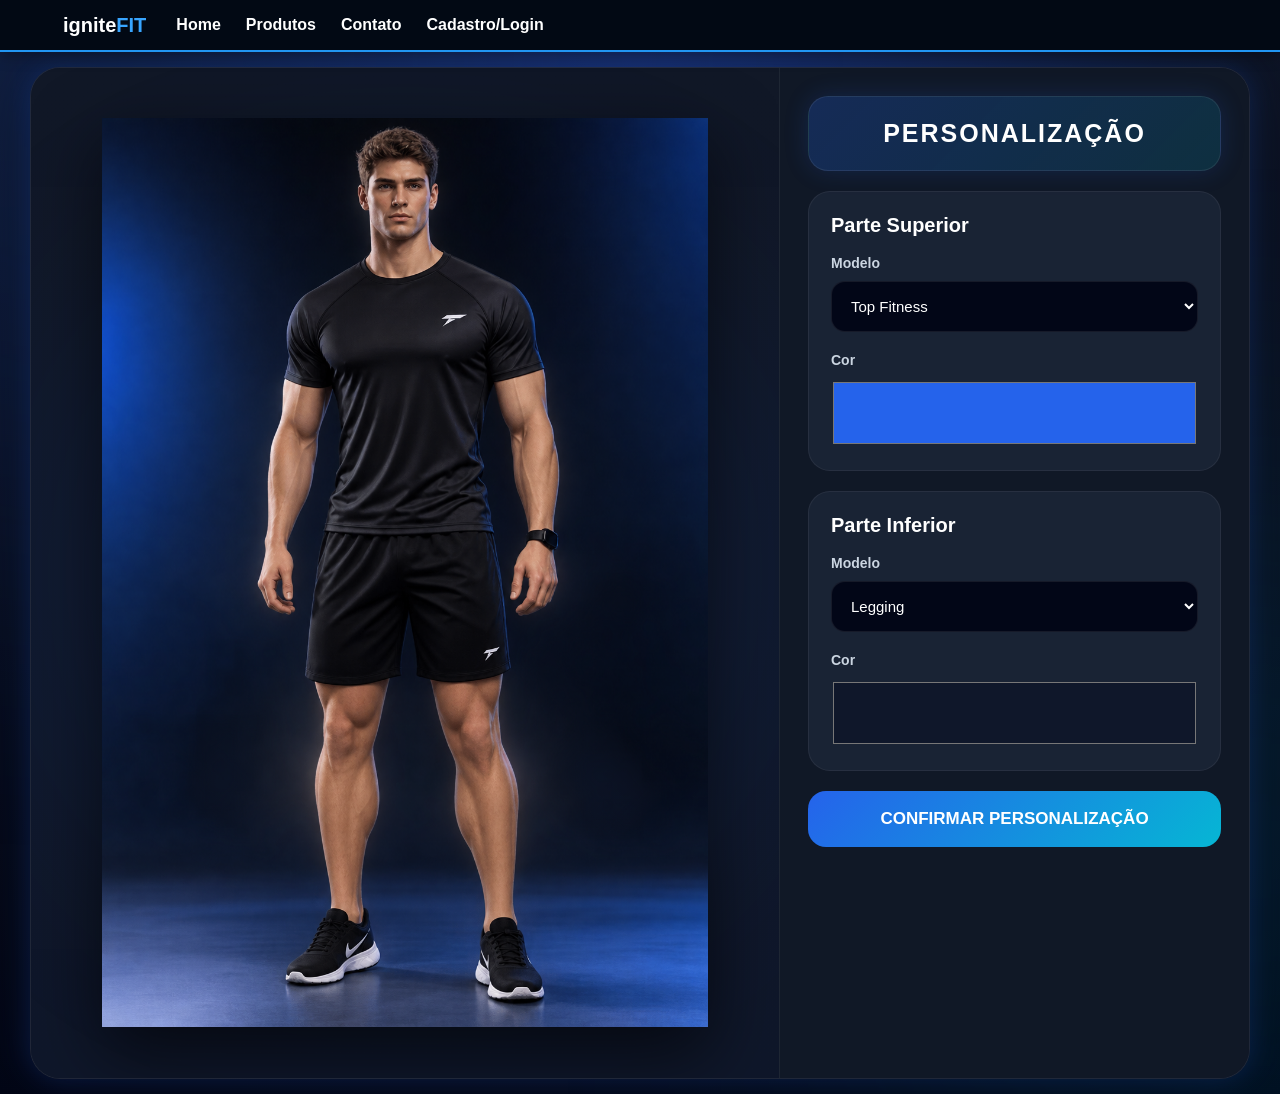
<file: masculino.html>
<!DOCTYPE html>
<html lang="pt-BR">

<head>
<meta charset="UTF-8">
<meta name="viewport" content="width=device-width, initial-scale=1.0">
<title>IGNITE FIT - Personalização</title>

<style>
*{
    margin:0;
    padding:0;
    box-sizing:border-box;
    font-family:Arial, Helvetica, sans-serif;
}

body{
    width:100%;
    min-height:100vh;
    background:radial-gradient(circle at top,#1e3a8a 0%,#0f172a 45%,#020617 100%);
    color:white;
    padding-top:52px;
    overflow-x:hidden;
}

body::before{
    content:"";
    position:fixed;
    width:700px;
    height:700px;
    background:#2563eb;
    filter:blur(180px);
    opacity:.18;
    top:-250px;
    left:-250px;
    pointer-events:none;
}

body::after{
    content:"";
    position:fixed;
    width:600px;
    height:600px;
    background:#06b6d4;
    filter:blur(180px);
    opacity:.15;
    bottom:-250px;
    right:-250px;
    pointer-events:none;
}

/* NAVBAR */

.navbar{
    width:100%;
    height:52px;
    position:fixed;
    top:0;
    left:0;
    z-index:1000;
    display:flex;
    align-items:center;
    padding:0 63px;
    background:#020914;
    border-bottom:2px solid #2196f3;
    box-shadow:0 2px 15px rgba(0,0,0,.35);
}

.logo{
    font-size:20px;
    font-weight:bold;
    color:white;
    text-decoration:none;
    margin-right:30px;
}

.logo span{
    color:#38a5ff;
}

.menu{
    display:flex;
    align-items:center;
    gap:25px;
    height:100%;
}

.menu a{
    color:white;
    text-decoration:none;
    font-size:16px;
    font-weight:bold;
    transition:.3s;
    white-space:nowrap;
}

.menu a:hover{
    color:#2196f3;
}

/* CONTAINER */

.container{
    width:1350px;
    max-width:calc(100% - 60px);
    min-height:650px;
    margin:15px auto;
    background:rgba(15,23,42,.88);
    border:1px solid rgba(255,255,255,.08);
    backdrop-filter:blur(18px);
    border-radius:30px;
    overflow:hidden;
    display:flex;
    position:relative;
    z-index:10;
    box-shadow:0 0 30px rgba(37,99,235,.25),0 0 90px rgba(0,0,0,.6);
}

/* MODELO */

.personagem{
    flex:1;
    display:flex;
    justify-content:center;
    align-items:center;
    position:relative;
    background:linear-gradient(180deg,#111827 0%,#0f172a 100%);
    overflow:hidden;
}

.personagem::before{
    content:"";
    position:absolute;
    width:500px;
    height:500px;
    background:#2563eb;
    border-radius:50%;
    filter:blur(140px);
    opacity:.22;
}

.modelo{
    position:relative;
    width:90%;
    height:90%;
    display:flex;
    justify-content:center;
    align-items:center;
    z-index:2;
}

.modelo img{
    width:100%;
    height:100%;
    object-fit:contain;
    border-radius:20px;
    filter:drop-shadow(0 25px 35px rgba(0,0,0,.65));
    transition:.4s;
}

.modelo img:hover{
    transform:scale(1.02);
}

/* PAINEL */

.painel{
    width:470px;
    background:rgba(17,24,39,.97);
    border-left:1px solid rgba(255,255,255,.06);
    padding:28px;
    overflow-y:auto;
    display:flex;
    flex-direction:column;
    gap:20px;
}

.painel::-webkit-scrollbar{
    width:8px;
}

.painel::-webkit-scrollbar-track{
    background:#020617;
}

.painel::-webkit-scrollbar-thumb{
    background:#334155;
    border-radius:10px;
}

.titulo-painel{
    width:100%;
    padding:22px;
    border-radius:20px;
    text-align:center;
    font-size:25px;
    font-weight:bold;
    letter-spacing:2px;
    color:white;
    background:linear-gradient(135deg,rgba(37,99,235,.25),rgba(6,182,212,.15));
    border:1px solid rgba(255,255,255,.08);
    box-shadow:0 0 25px rgba(37,99,235,.18);
}

/* CARDS */

.card{
    background:rgba(30,41,59,.7);
    border:1px solid rgba(255,255,255,.06);
    border-radius:22px;
    padding:22px;
}

.card h2{
    color:white;
    margin-bottom:18px;
    font-size:20px;
}

.campo{
    margin-bottom:20px;
}

.campo:last-child{
    margin-bottom:0;
}

.campo label{
    display:block;
    margin-bottom:10px;
    color:#cbd5e1;
    font-size:14px;
    font-weight:bold;
}

select{
    width:100%;
    padding:15px;
    border:none;
    outline:none;
    border-radius:14px;
    background:#020617;
    color:white;
    font-size:15px;
    border:1px solid rgba(255,255,255,.08);
    cursor:pointer;
}

select:focus{
    border-color:#2563eb;
    box-shadow:0 0 15px rgba(37,99,235,.25);
}

/* CORES */

input[type="color"]{
    width:100%;
    height:70px;
    border:none;
    background:none;
    cursor:pointer;
}

/* BOTÃO */

.botao{
    width:100%;
    padding:18px;
    border:none;
    border-radius:18px;
    background:linear-gradient(135deg,#2563eb,#06b6d4);
    color:white;
    font-size:17px;
    font-weight:bold;
    cursor:pointer;
    transition:.3s;
}

.botao:hover{
    transform:scale(1.03);
    box-shadow:0 0 30px rgba(6,182,212,.45);
}

.botao:active{
    transform:scale(.98);
}

/* RESPONSIVO */

@media(max-width:1100px){

    body{
        overflow:auto;
    }

    .navbar{
        padding:0 25px;
    }

    .container{
        flex-direction:column;
        height:auto;
        max-width:calc(100% - 30px);
        margin:15px auto;
    }

    .painel{
        width:100%;
    }

    .personagem{
        min-height:600px;
    }
}

@media(max-width:650px){

    .navbar{
        height:auto;
        min-height:60px;
        padding:12px 20px;
        flex-wrap:wrap;
        gap:10px;
    }

    body{
        padding-top:70px;
    }

    .logo{
        margin-right:10px;
    }

    .menu{
        gap:15px;
        flex-wrap:wrap;
    }

    .menu a{
        font-size:14px;
    }

    .container{
        max-width:calc(100% - 20px);
        border-radius:20px;
    }

    .personagem{
        min-height:450px;
    }

    .painel{
        padding:18px;
    }
}
</style>
</head>

<body>

<!-- NAVBAR -->

<nav class="navbar">

    <a href="index.html" class="logo">
        ignite<span>FIT</span>
    </a>

    <div class="menu">
        <a href="index.html">Home</a>
        <a href="produtos.html">Produtos</a>
        <a href="contato.html">Contato</a>
        <a href="cadastro.html">Cadastro/Login</a>
    </div>

</nav>

<!-- CONTAINER PRINCIPAL -->

<div class="container">

    <!-- MODELO -->

    <div class="personagem">

        <div class="modelo">

            <img
                id="modeloImagem"
                src="img/Modelo atlético em estúdio com iluminação azul.png"
                alt="Modelo Fitness"
            >

        </div>

    </div>

    <!-- PAINEL -->

    <div class="painel">

        <div class="titulo-painel">
            PERSONALIZAÇÃO
        </div>

        <!-- PARTE SUPERIOR -->

        <div class="card">

            <h2>Parte Superior</h2>

            <div class="campo">

                <label>Modelo</label>

                <select id="modeloTopo">

                    <option value="img/top-modelo.png">
                        Top Fitness
                    </option>

                    <option value="img/camiseta-modelo.png">
                        Camiseta Dry Fit
                    </option>

                    <option value="img/jaqueta-modelo.png">
                        Jaqueta Esportiva
                    </option>

                    <option value="img/regata-modelo.png">
                        Regata Fitness
                    </option>

                    <option value="img/cropped-modelo.png">
                        Cropped Esportivo
                    </option>

                    <option value="img/blusa-modelo.png">
                        Blusa Fitness
                    </option>

                    <option value="img/moletom-modelo.png">
                        Moletom Esportivo
                    </option>

                </select>

            </div>

            <div class="campo">

                <label>Cor</label>

                <input
                    type="color"
                    id="corTopo"
                    value="#2563eb"
                >

            </div>

        </div>

        <!-- PARTE INFERIOR -->

        <div class="card">

            <h2>Parte Inferior</h2>

            <div class="campo">

                <label>Modelo</label>

                <select id="modeloInferior">

                    <option value="img/legging-modelo.png">
                        Legging
                    </option>

                    <option value="img/short-modelo.png">
                        Short Fitness
                    </option>

                    <option value="img/jogger-modelo.png">
                        Calça Jogger
                    </option>

                    <option value="img/short-saia-modelo.png">
                        Short Saia
                    </option>

                    <option value="img/calca-fitness-modelo.png">
                        Calça Fitness
                    </option>

                    <option value="img/bermuda-modelo.png">
                        Bermuda Esportiva
                    </option>

                    <option value="img/calca-compressao-modelo.png">
                        Calça de Compressão
                    </option>

                </select>

            </div>

            <div class="campo">

                <label>Cor</label>

                <input
                    type="color"
                    id="corInferior"
                    value="#0f172a"
                >

            </div>

        </div>

        <!-- CONFIRMAR PERSONALIZAÇÃO -->

        <button
            class="botao"
            id="confirmar"
            type="button"
        >
            CONFIRMAR PERSONALIZAÇÃO
        </button>

    </div>

</div>

<!-- JAVASCRIPT -->

<script>

// ELEMENTOS

const modeloImagem = document.getElementById("modeloImagem");

const modeloTopo = document.getElementById("modeloTopo");

const modeloInferior = document.getElementById("modeloInferior");

const corTopo = document.getElementById("corTopo");

const corInferior = document.getElementById("corInferior");

const confirmar = document.getElementById("confirmar");


// ATUALIZAR IMAGEM SUPERIOR

modeloTopo.addEventListener("change", function(){

    modeloImagem.src = this.value;

});


// ATUALIZAR IMAGEM INFERIOR

modeloInferior.addEventListener("change", function(){

    modeloImagem.src = this.value;

});


// CONFIRMAR PERSONALIZAÇÃO

confirmar.addEventListener("click", function(){

    // CAPTURAR PERSONALIZAÇÃO

    const personalizacao = {

        modeloSuperior: modeloTopo.options[modeloTopo.selectedIndex].text,

        imagemSuperior: modeloTopo.value,

        corSuperior: corTopo.value,

        modeloInferior: modeloInferior.options[modeloInferior.selectedIndex].text,

        imagemInferior: modeloInferior.value,

        corInferior: corInferior.value

    };

    // SALVAR OS DADOS

    localStorage.setItem(
        "personalizacaoIgniteFIT",
        JSON.stringify(personalizacao)
    );

    // REDIRECIONAR PARA A COMPRA

    window.location.href = "comprar.html";

});

</script>

</body>
</html>
</file>
